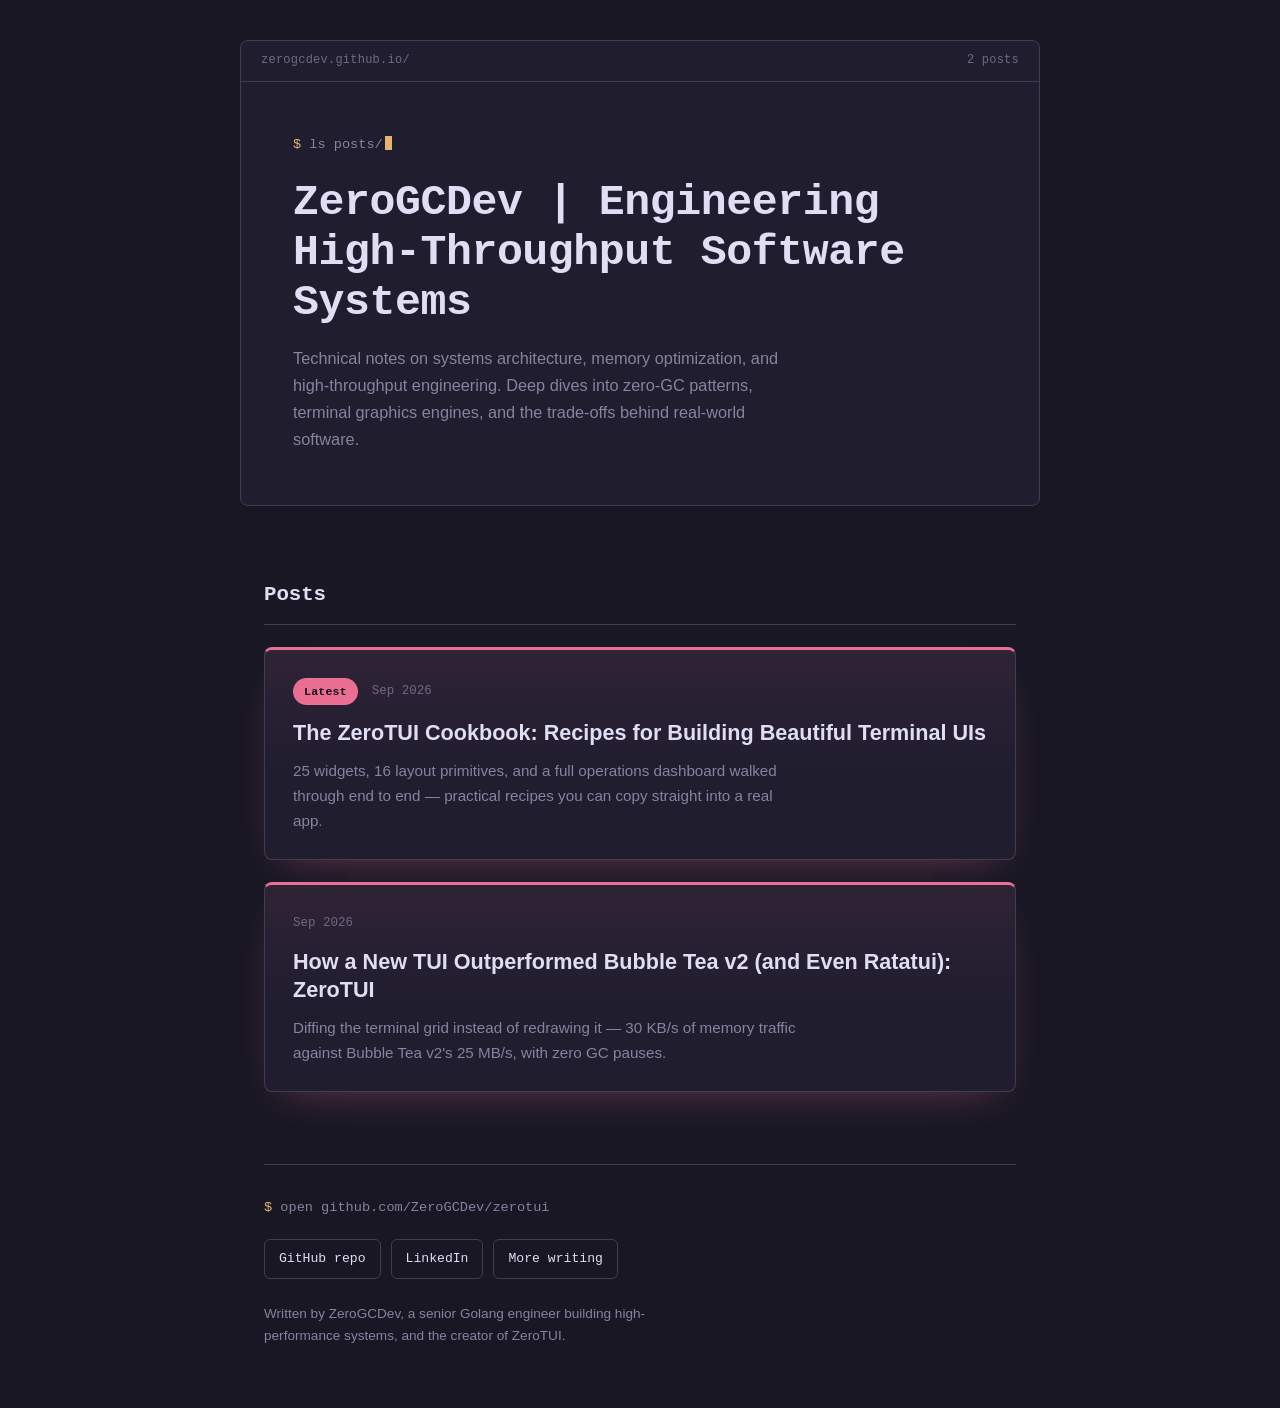
<file: index.html>
<!DOCTYPE html>
<html lang="en">
<head>
<meta charset="UTF-8">
<meta name="viewport" content="width=device-width, initial-scale=1.0">
<title>ZeroGCDev — Notes</title>
<meta name="description" content="Notes on speed, systems, and software craft">
<link rel="stylesheet" href="style.css">
</head>
<body>

<header class="hero">
  <div class="window">
    <div class="window-bar"><span>zerogcdev.github.io/</span><span>2 posts</span></div>
    <div class="window-body">
      <p class="prompt"><span class="sym">$</span> ls posts/<span class="cursor"></span></p>
      <h1>ZeroGCDev | Engineering High-Throughput Software Systems</h1>
      <p class="sub">Technical notes on systems architecture, memory optimization, and high-throughput engineering. Deep dives into zero-GC patterns, terminal graphics engines, and the trade-offs behind real-world software.</p>
    </div>
  </div>
</header>

<main class="container">

  <section id="posts">
    <h2>Posts</h2>

    <a class="post-card" href="zerotui-cookbook.html">
      <div class="post-card-top">
        <span class="post-chip">Latest</span>
        <span class="post-date">Sep 2026</span>
      </div>
      <h3 class="post-title">The ZeroTUI Cookbook: Recipes for Building Beautiful Terminal UIs</h3>
      <p class="post-excerpt">25 widgets, 16 layout primitives, and a full operations dashboard walked through end to end — practical recipes you can copy straight into a real app.</p>
    </a>

    <a class="post-card secondary" href="zerotui-tui.html">
      <div class="post-card-top">
        <span class="post-date">Sep 2026</span>
      </div>
      <h3 class="post-title">How a New TUI Outperformed Bubble Tea v2 (and Even Ratatui): ZeroTUI</h3>
      <p class="post-excerpt">Diffing the terminal grid instead of redrawing it — 30 KB/s of memory traffic against Bubble Tea v2's 25 MB/s, with zero GC pauses.</p>
    </a>

  </section>

  <footer>
    <p class="footer-prompt"><span class="sym">$</span> open github.com/ZeroGCDev/zerotui</p>
    <div class="footer-links">
      <a href="https://github.com/ZeroGCDev/zerotui">GitHub repo</a>
      <a href="https://www.linkedin.com/in/merupamganguly/">LinkedIn</a>
      <a href="https://medium.com/@ZeroGCDev">More writing</a>
    </div>
    <p>Written by ZeroGCDev, a senior Golang engineer building high-performance systems, and the creator of ZeroTUI.</p>
  </footer>

</main>

</body>
</html>
</file>
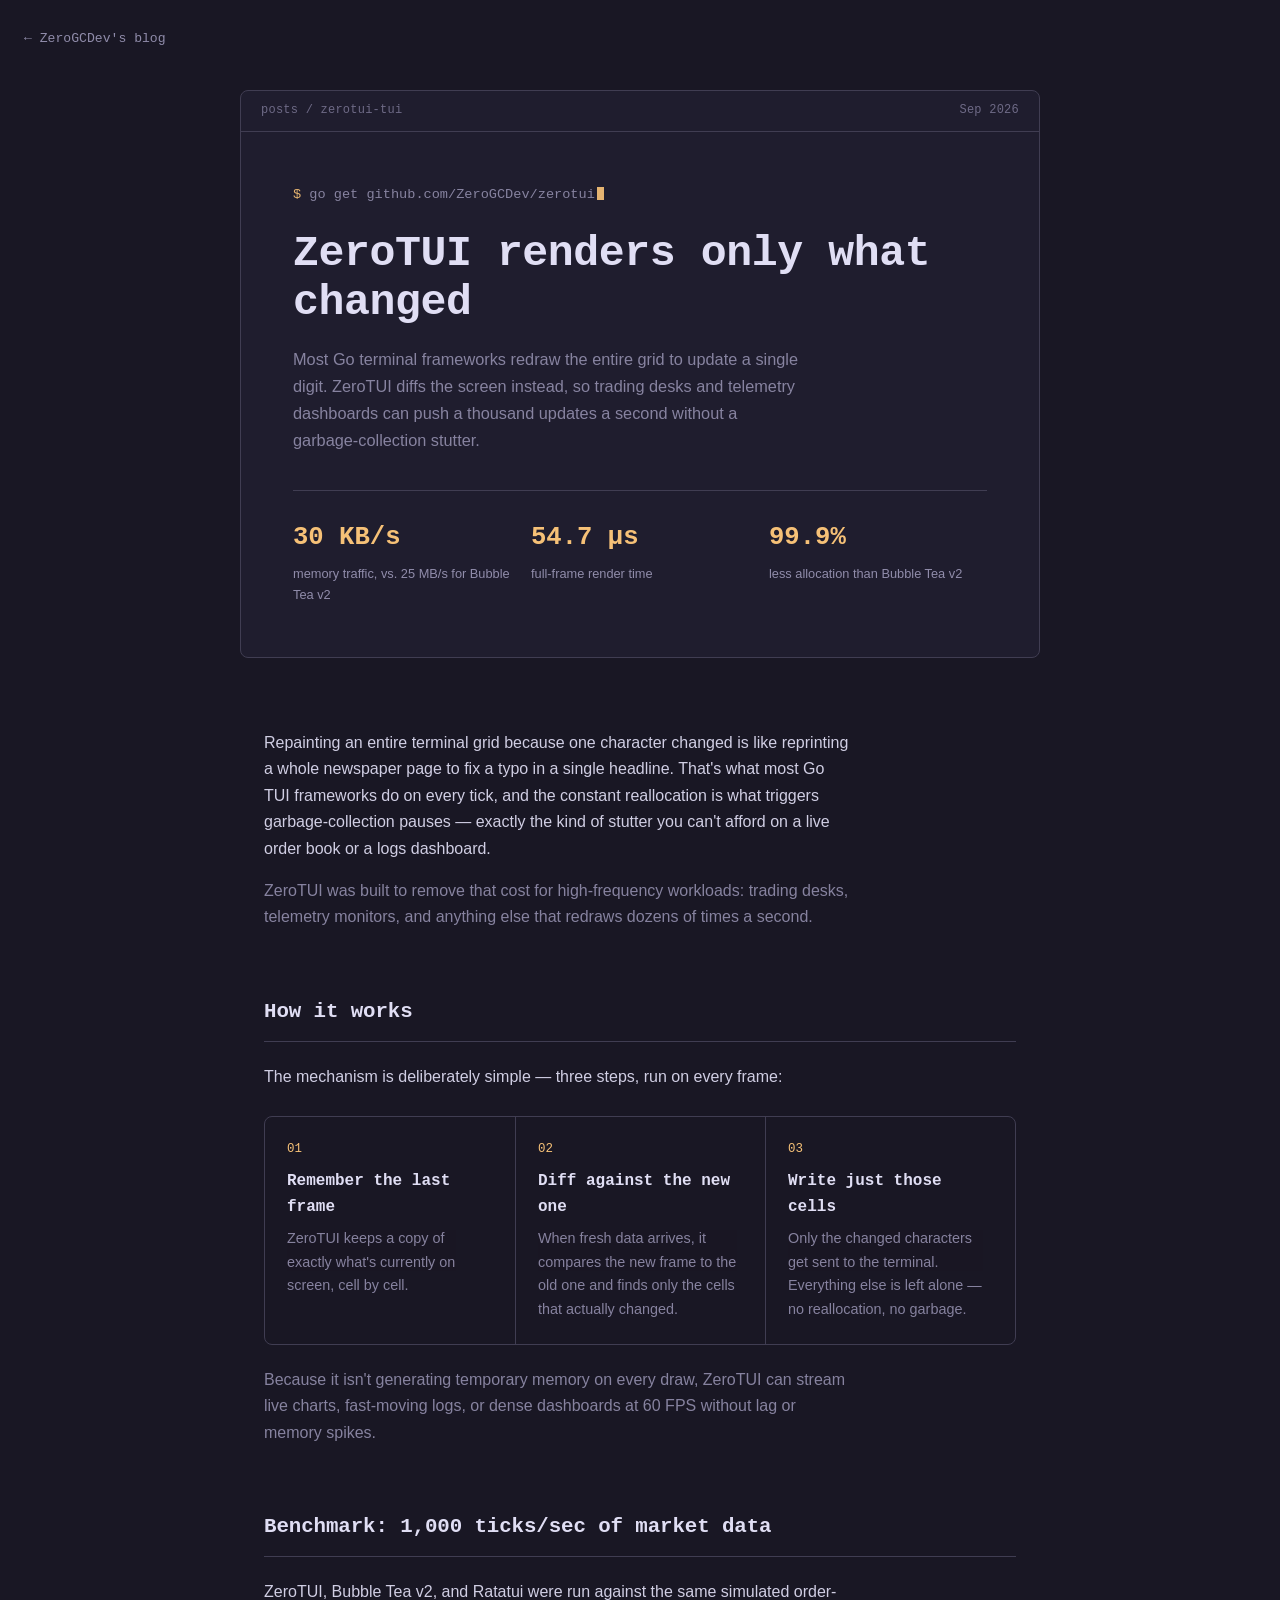
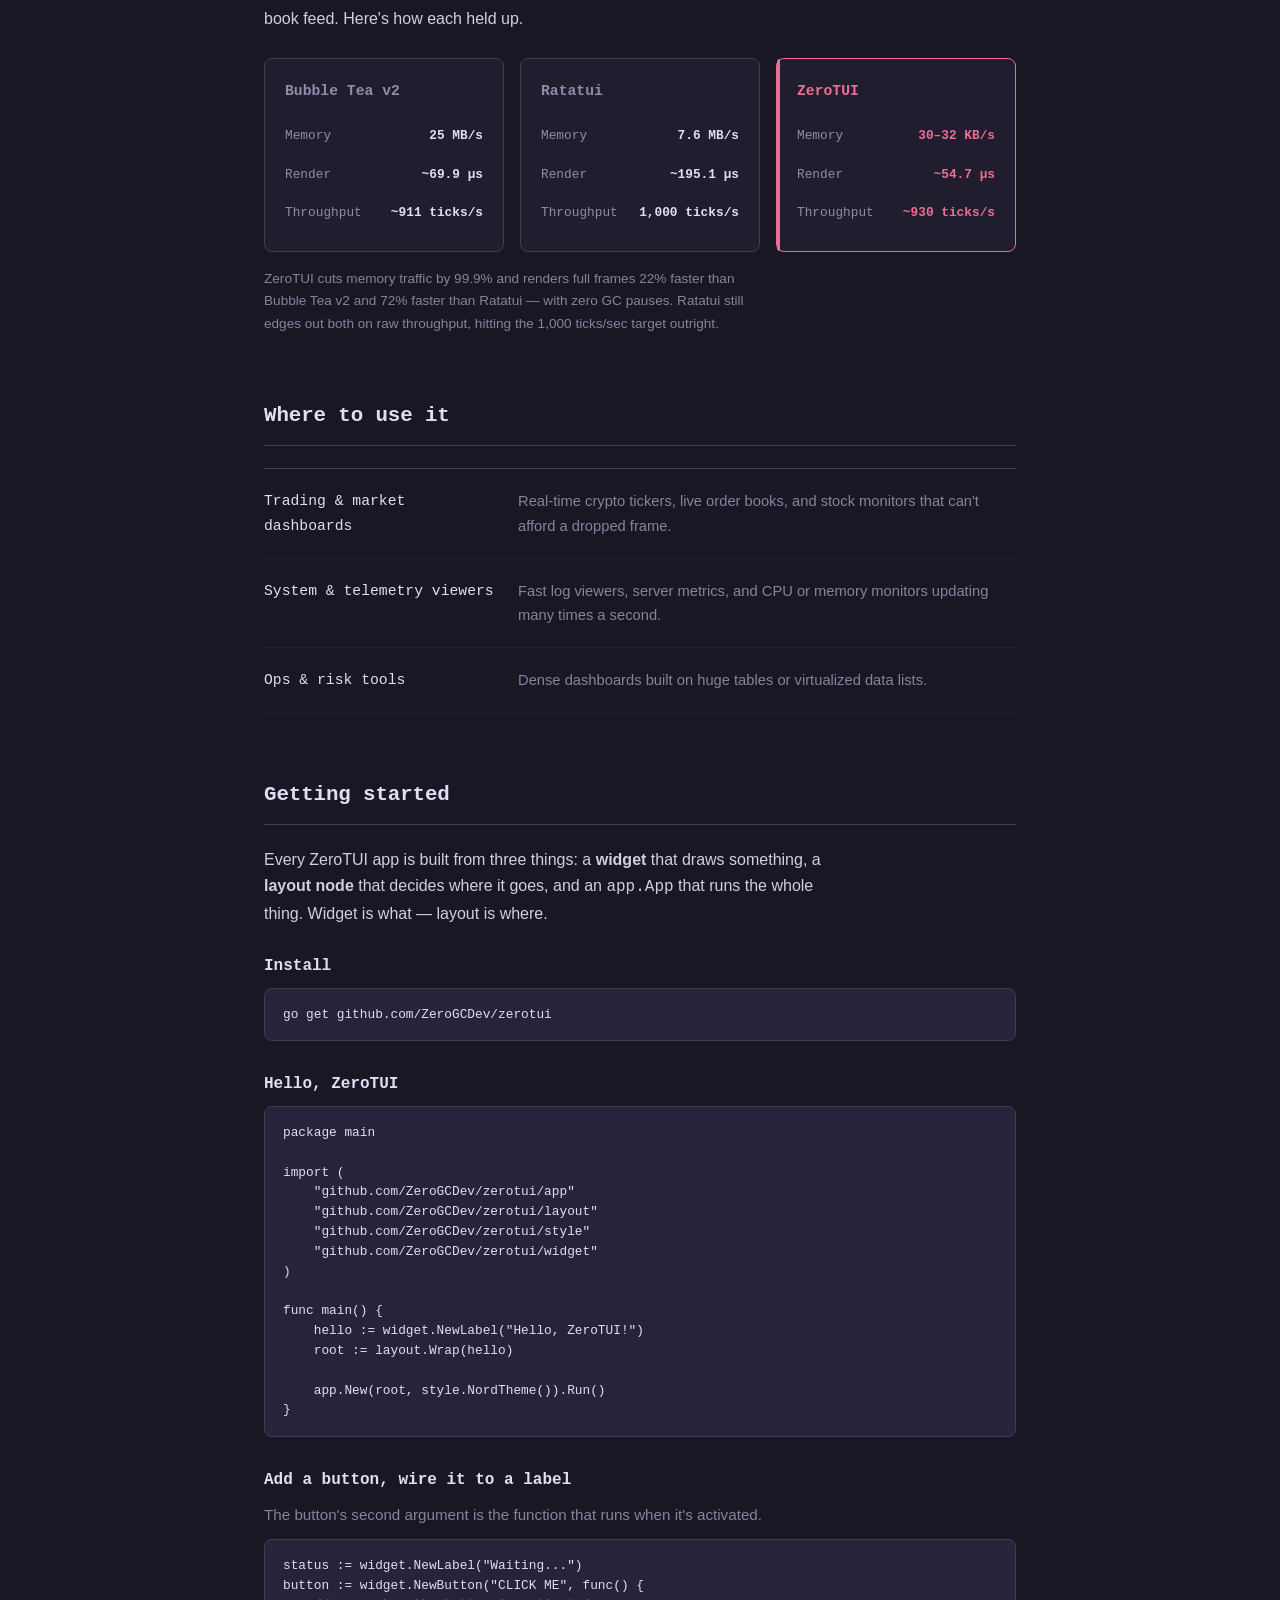
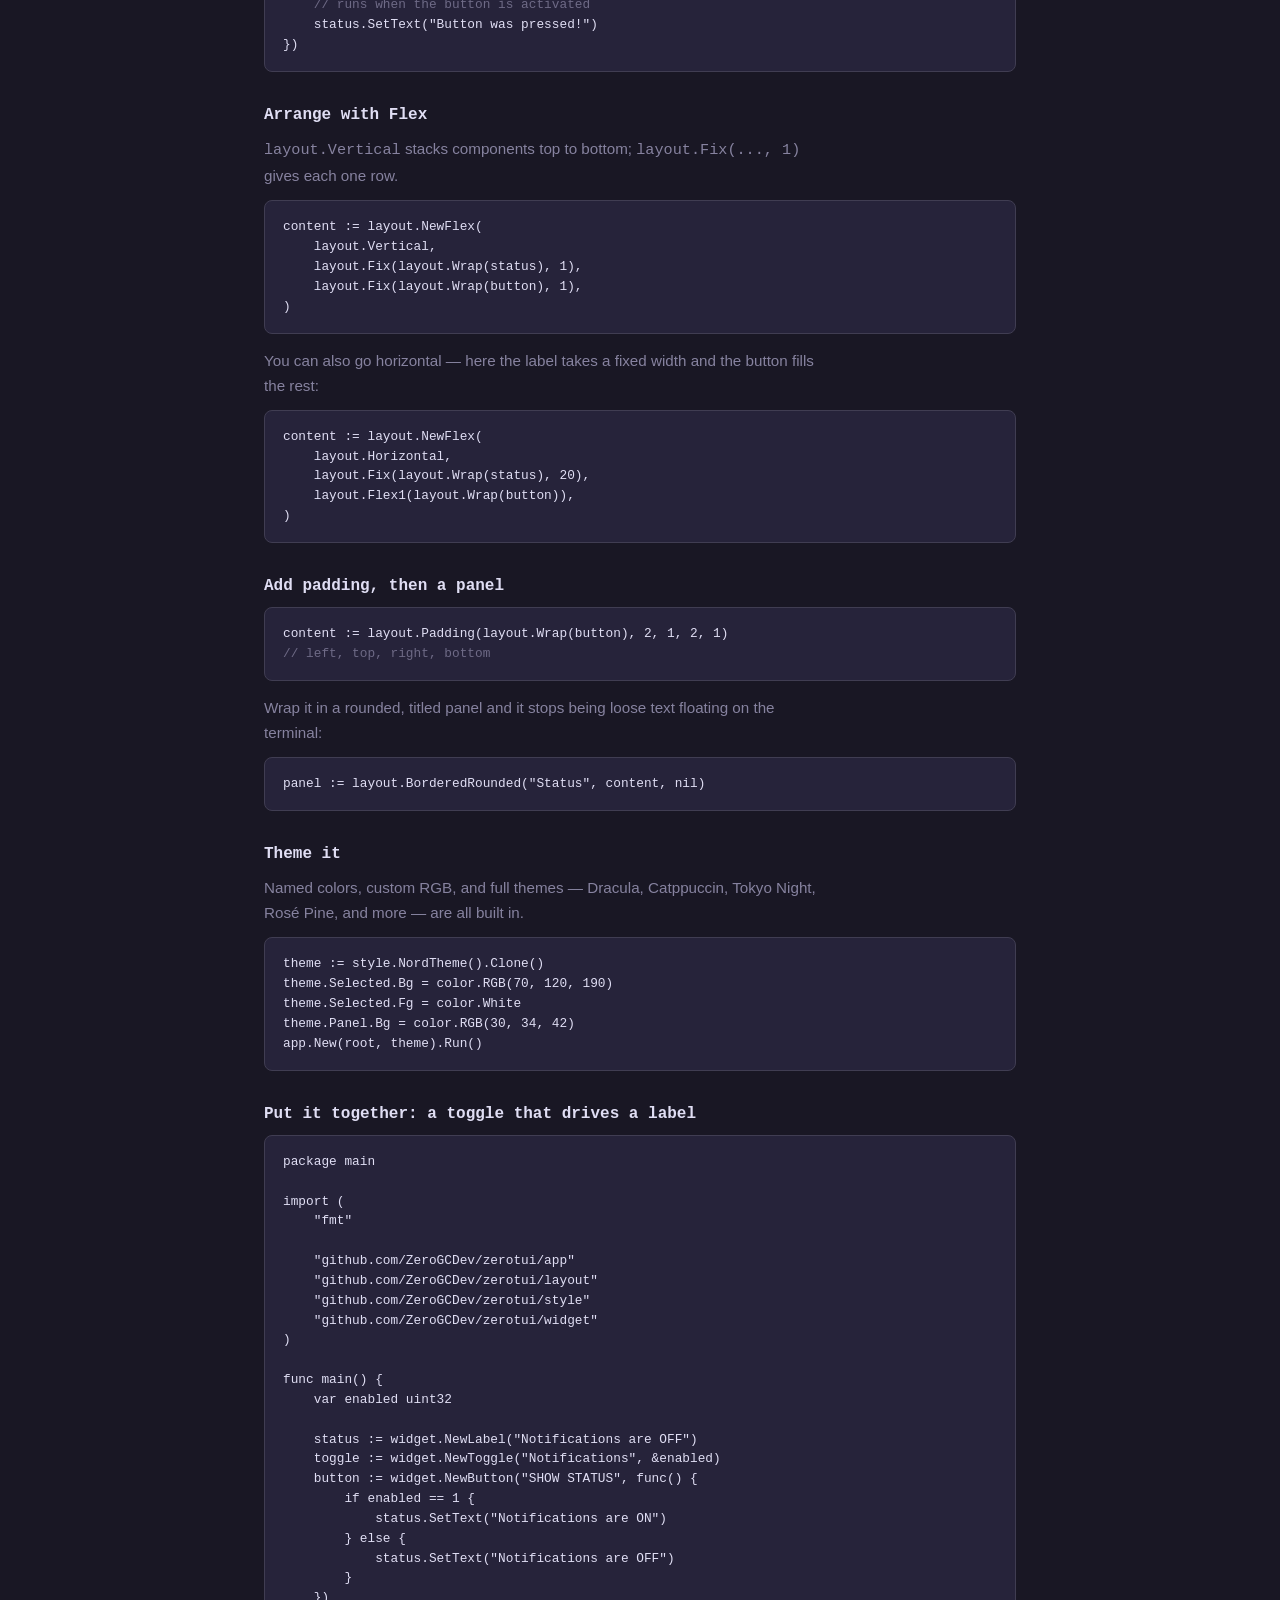
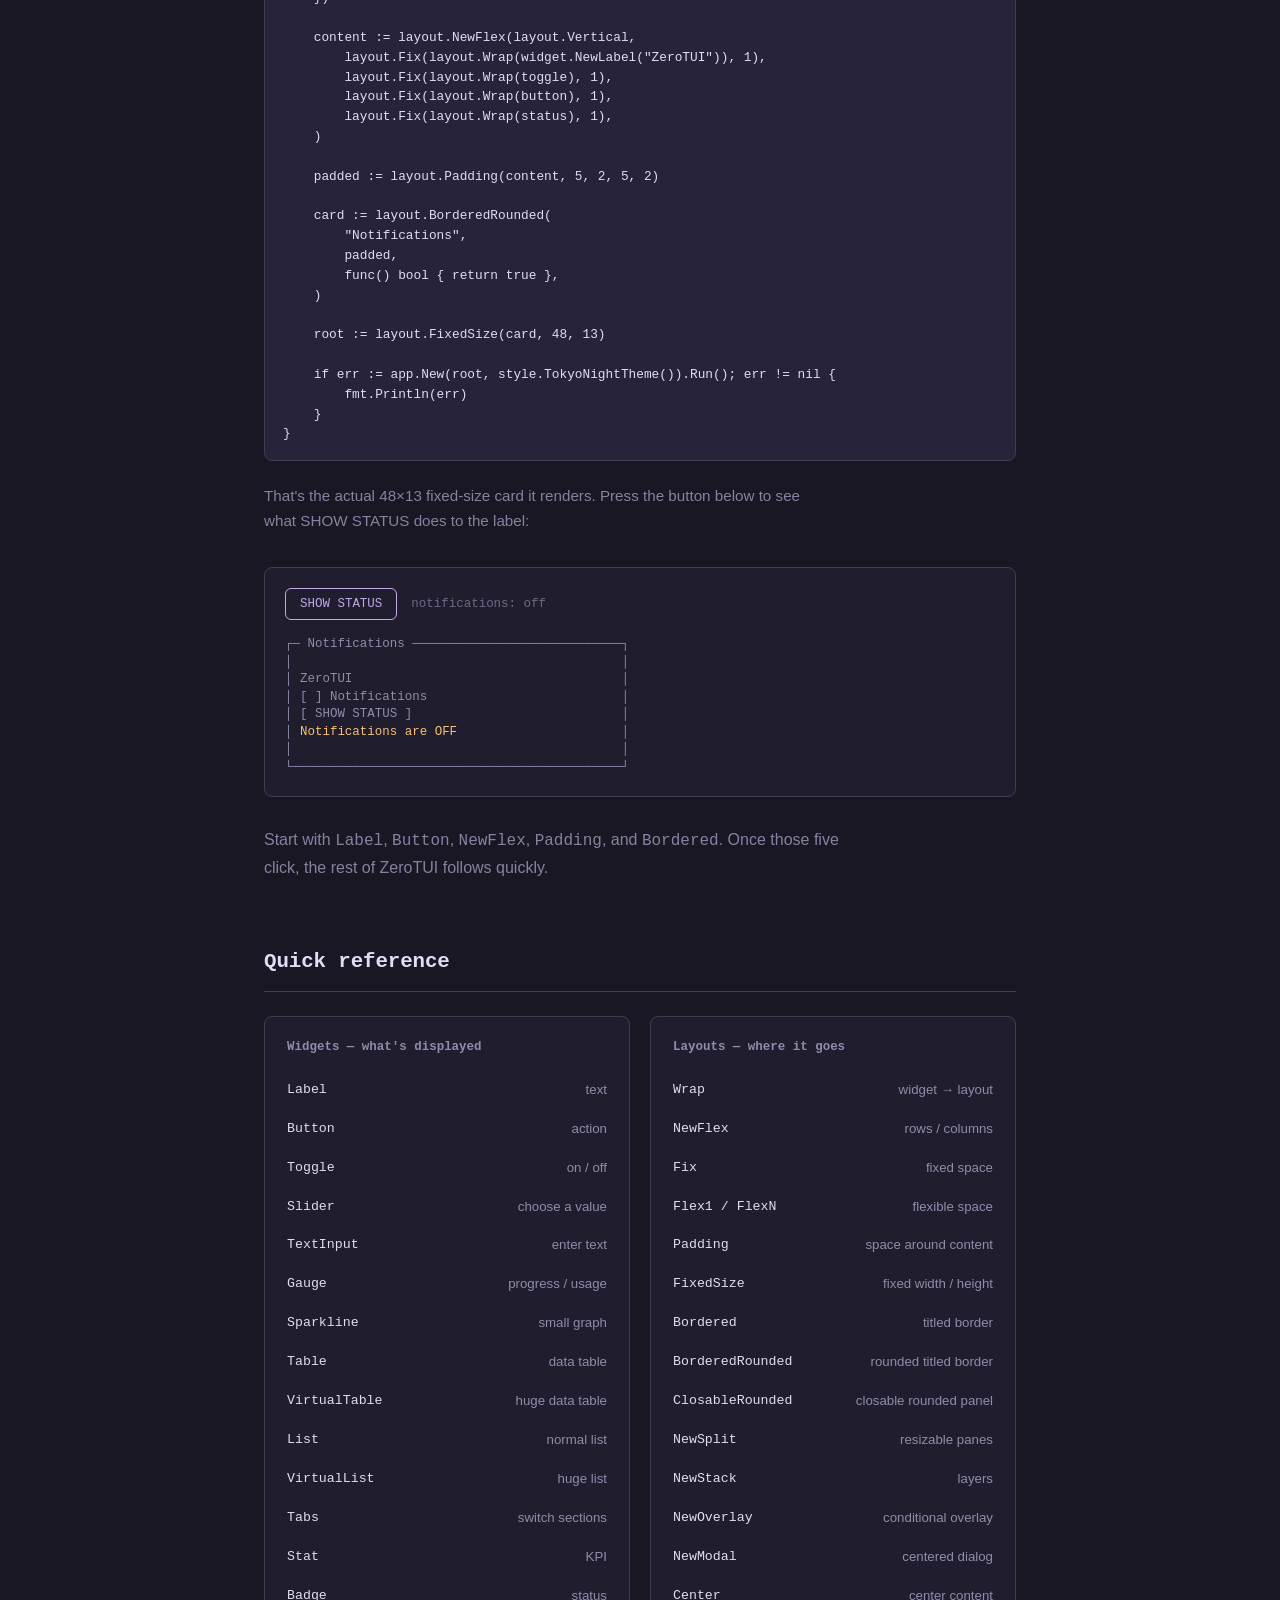
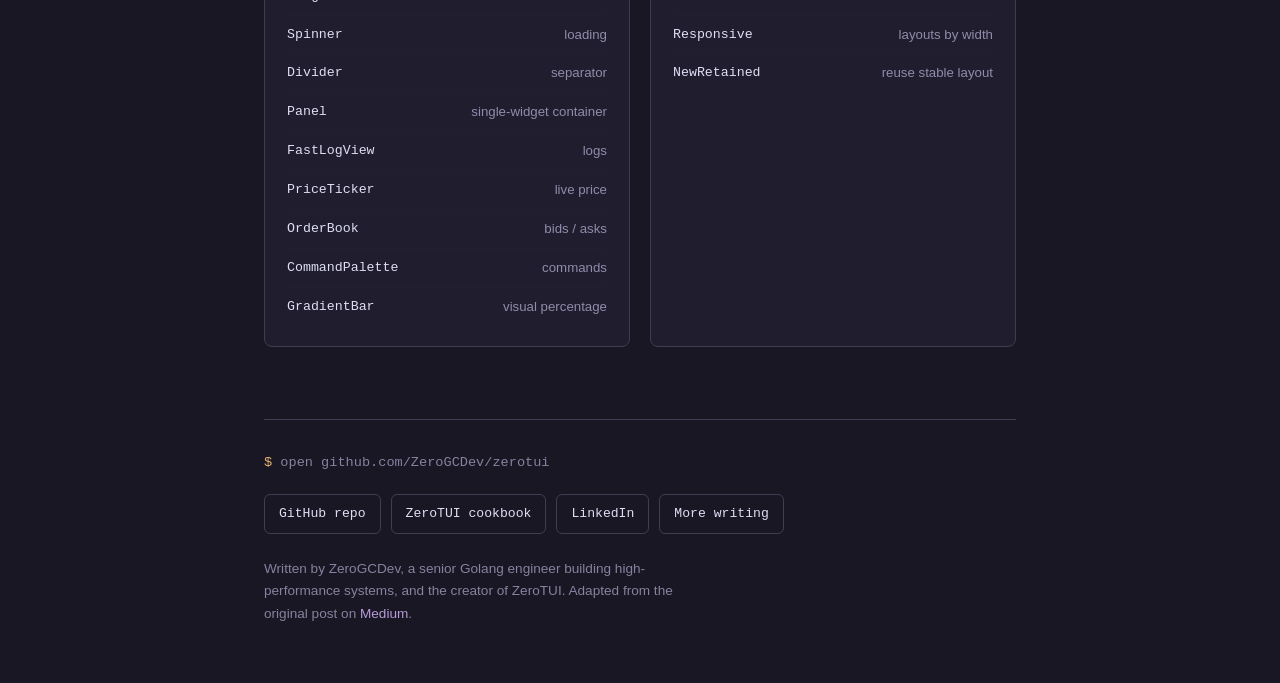
<file: zerotui-tui.html>
<!DOCTYPE html>
<html lang="en">
<head>
<meta charset="UTF-8">
<meta name="viewport" content="width=device-width, initial-scale=1.0">
<title>ZeroTUI — renders only what changed</title>
<meta name="description" content="ZeroTUI is a zero-GC Go terminal rendering engine that diffs the screen instead of redrawing it, cutting memory traffic to 30 KB/s against Bubble Tea v2's 25 MB/s.">
<link rel="stylesheet" href="style.css">
</head>
<body>

<div class="topnav"><a class="back-link" href="index.html">&larr; ZeroGCDev's blog</a></div>

<header class="hero">
  <div class="window">
    <div class="window-bar"><span>posts / zerotui-tui</span><span>Sep 2026</span></div>
    <div class="window-body">
      <p class="prompt"><span class="sym">$</span> go get github.com/ZeroGCDev/zerotui<span class="cursor"></span></p>
      <h1>ZeroTUI renders only what changed</h1>
      <p class="sub">Most Go terminal frameworks redraw the entire grid to update a single digit. ZeroTUI diffs the screen instead, so trading desks and telemetry dashboards can push a thousand updates a second without a garbage-collection stutter.</p>
      <div class="stats">
        <div class="stat"><div class="num">30 KB/s</div><div class="label">memory traffic, vs. 25 MB/s for Bubble Tea v2</div></div>
        <div class="stat"><div class="num">54.7 µs</div><div class="label">full-frame render time</div></div>
        <div class="stat"><div class="num">99.9%</div><div class="label">less allocation than Bubble Tea v2</div></div>
      </div>
    </div>
  </div>
</header>

<main class="container">

  <section id="problem">
    <p>Repainting an entire terminal grid because one character changed is like reprinting a whole newspaper page to fix a typo in a single headline. That's what most Go TUI frameworks do on every tick, and the constant reallocation is what triggers garbage-collection pauses — exactly the kind of stutter you can't afford on a live order book or a logs dashboard.</p>
    <p class="dim">ZeroTUI was built to remove that cost for high-frequency workloads: trading desks, telemetry monitors, and anything else that redraws dozens of times a second.</p>
  </section>

  <section id="how-it-works">
    <h2>How it works</h2>
    <p>The mechanism is deliberately simple — three steps, run on every frame:</p>
    <div class="steps">
      <div class="step">
        <div class="n">01</div>
        <h3>Remember the last frame</h3>
        <p>ZeroTUI keeps a copy of exactly what's currently on screen, cell by cell.</p>
      </div>
      <div class="step">
        <div class="n">02</div>
        <h3>Diff against the new one</h3>
        <p>When fresh data arrives, it compares the new frame to the old one and finds only the cells that actually changed.</p>
      </div>
      <div class="step">
        <div class="n">03</div>
        <h3>Write just those cells</h3>
        <p>Only the changed characters get sent to the terminal. Everything else is left alone — no reallocation, no garbage.</p>
      </div>
    </div>
    <p class="dim" style="margin-top:22px;">Because it isn't generating temporary memory on every draw, ZeroTUI can stream live charts, fast-moving logs, or dense dashboards at 60 FPS without lag or memory spikes.</p>
  </section>

  <section id="benchmarks">
    <h2>Benchmark: 1,000 ticks/sec of market data</h2>
    <p>ZeroTUI, Bubble Tea v2, and Ratatui were run against the same simulated order-book feed. Here's how each held up.</p>
    <div class="bench-cards">
      <div class="bcard">
        <h3>Bubble Tea v2</h3>
        <div class="metric"><span class="k">Memory</span><span class="v">25 MB/s</span></div>
        <div class="metric"><span class="k">Render</span><span class="v">~69.9 µs</span></div>
        <div class="metric"><span class="k">Throughput</span><span class="v">~911 ticks/s</span></div>
      </div>
      <div class="bcard">
        <h3>Ratatui</h3>
        <div class="metric"><span class="k">Memory</span><span class="v">7.6 MB/s</span></div>
        <div class="metric"><span class="k">Render</span><span class="v">~195.1 µs</span></div>
        <div class="metric"><span class="k">Throughput</span><span class="v">1,000 ticks/s</span></div>
      </div>
      <div class="bcard win">
        <h3>ZeroTUI</h3>
        <div class="metric"><span class="k">Memory</span><span class="v">30–32 KB/s</span></div>
        <div class="metric"><span class="k">Render</span><span class="v">~54.7 µs</span></div>
        <div class="metric"><span class="k">Throughput</span><span class="v">~930 ticks/s</span></div>
      </div>
    </div>
    <p class="bench-note">ZeroTUI cuts memory traffic by 99.9% and renders full frames 22% faster than Bubble Tea v2 and 72% faster than Ratatui — with zero GC pauses. Ratatui still edges out both on raw throughput, hitting the 1,000 ticks/sec target outright.</p>
  </section>

  <section id="where-to-use">
    <h2>Where to use it</h2>
    <div class="uses">
      <div class="use-row">
        <div class="name">Trading &amp; market dashboards</div>
        <p class="desc">Real-time crypto tickers, live order books, and stock monitors that can't afford a dropped frame.</p>
      </div>
      <div class="use-row">
        <div class="name">System &amp; telemetry viewers</div>
        <p class="desc">Fast log viewers, server metrics, and CPU or memory monitors updating many times a second.</p>
      </div>
      <div class="use-row">
        <div class="name">Ops &amp; risk tools</div>
        <p class="desc">Dense dashboards built on huge tables or virtualized data lists.</p>
      </div>
    </div>
  </section>

  <section id="quickstart">
    <h2>Getting started</h2>
    <p>Every ZeroTUI app is built from three things: a <strong>widget</strong> that draws something, a <strong>layout node</strong> that decides where it goes, and an <code>app.App</code> that runs the whole thing. Widget is what — layout is where.</p>

    <div class="qs-step">
      <h3>Install</h3>
      <pre class="code">go get github.com/ZeroGCDev/zerotui</pre>
    </div>

    <div class="qs-step">
      <h3>Hello, ZeroTUI</h3>
      <pre class="code">package main

import (
    "github.com/ZeroGCDev/zerotui/app"
    "github.com/ZeroGCDev/zerotui/layout"
    "github.com/ZeroGCDev/zerotui/style"
    "github.com/ZeroGCDev/zerotui/widget"
)

func main() {
    hello := widget.NewLabel("Hello, ZeroTUI!")
    root := layout.Wrap(hello)

    app.New(root, style.NordTheme()).Run()
}</pre>
    </div>

    <div class="qs-step">
      <h3>Add a button, wire it to a label</h3>
      <p>The button's second argument is the function that runs when it's activated.</p>
      <pre class="code">status := widget.NewLabel("Waiting...")
button := widget.NewButton("CLICK ME", func() {
    <span class="c">// runs when the button is activated</span>
    status.SetText("Button was pressed!")
})</pre>
    </div>

    <div class="qs-step">
      <h3>Arrange with Flex</h3>
      <p><code>layout.Vertical</code> stacks components top to bottom; <code>layout.Fix(..., 1)</code> gives each one row.</p>
      <pre class="code">content := layout.NewFlex(
    layout.Vertical,
    layout.Fix(layout.Wrap(status), 1),
    layout.Fix(layout.Wrap(button), 1),
)</pre>
      <p style="margin-top:14px;">You can also go horizontal — here the label takes a fixed width and the button fills the rest:</p>
      <pre class="code">content := layout.NewFlex(
    layout.Horizontal,
    layout.Fix(layout.Wrap(status), 20),
    layout.Flex1(layout.Wrap(button)),
)</pre>
    </div>

    <div class="qs-step">
      <h3>Add padding, then a panel</h3>
      <pre class="code">content := layout.Padding(layout.Wrap(button), 2, 1, 2, 1)
<span class="c">// left, top, right, bottom</span></pre>
      <p style="margin-top:14px;">Wrap it in a rounded, titled panel and it stops being loose text floating on the terminal:</p>
      <pre class="code">panel := layout.BorderedRounded("Status", content, nil)</pre>
    </div>

    <div class="qs-step">
      <h3>Theme it</h3>
      <p>Named colors, custom RGB, and full themes — Dracula, Catppuccin, Tokyo Night, Rosé Pine, and more — are all built in.</p>
      <pre class="code">theme := style.NordTheme().Clone()
theme.Selected.Bg = color.RGB(70, 120, 190)
theme.Selected.Fg = color.White
theme.Panel.Bg = color.RGB(30, 34, 42)
app.New(root, theme).Run()</pre>
    </div>

    <div class="qs-step">
      <h3>Put it together: a toggle that drives a label</h3>
      <pre class="code">package main

import (
    "fmt"

    "github.com/ZeroGCDev/zerotui/app"
    "github.com/ZeroGCDev/zerotui/layout"
    "github.com/ZeroGCDev/zerotui/style"
    "github.com/ZeroGCDev/zerotui/widget"
)

func main() {
    var enabled uint32

    status := widget.NewLabel("Notifications are OFF")
    toggle := widget.NewToggle("Notifications", &enabled)
    button := widget.NewButton("SHOW STATUS", func() {
        if enabled == 1 {
            status.SetText("Notifications are ON")
        } else {
            status.SetText("Notifications are OFF")
        }
    })

    content := layout.NewFlex(layout.Vertical,
        layout.Fix(layout.Wrap(widget.NewLabel("ZeroTUI")), 1),
        layout.Fix(layout.Wrap(toggle), 1),
        layout.Fix(layout.Wrap(button), 1),
        layout.Fix(layout.Wrap(status), 1),
    )

    padded := layout.Padding(content, 5, 2, 5, 2)

    card := layout.BorderedRounded(
        "Notifications",
        padded,
        func() bool { return true },
    )

    root := layout.FixedSize(card, 48, 13)

    if err := app.New(root, style.TokyoNightTheme()).Run(); err != nil {
        fmt.Println(err)
    }
}</pre>

      <p style="margin-top:22px;">That's the actual 48×13 fixed-size card it renders. Press the button below to see what SHOW STATUS does to the label:</p>

      <div class="mockup">
        <div class="mockup-controls">
          <button class="mockup-btn" id="toggleBtn" aria-pressed="false" type="button">SHOW STATUS</button>
          <span class="mockup-state">notifications: <span id="stateWord">off</span></span>
        </div>
        <pre class="ascii" id="asciiPanel"></pre>
      </div>
    </div>

    <p class="dim" style="margin-top:30px;">Start with <code>Label</code>, <code>Button</code>, <code>NewFlex</code>, <code>Padding</code>, and <code>Bordered</code>. Once those five click, the rest of ZeroTUI follows quickly.</p>
  </section>

  <section id="reference">
    <h2>Quick reference</h2>
    <div class="ref-grid">
      <div class="ref-panel">
        <h3>Widgets — what's displayed</h3>
        <div class="ref-item"><span class="name">Label</span><span class="desc">text</span></div>
        <div class="ref-item"><span class="name">Button</span><span class="desc">action</span></div>
        <div class="ref-item"><span class="name">Toggle</span><span class="desc">on / off</span></div>
        <div class="ref-item"><span class="name">Slider</span><span class="desc">choose a value</span></div>
        <div class="ref-item"><span class="name">TextInput</span><span class="desc">enter text</span></div>
        <div class="ref-item"><span class="name">Gauge</span><span class="desc">progress / usage</span></div>
        <div class="ref-item"><span class="name">Sparkline</span><span class="desc">small graph</span></div>
        <div class="ref-item"><span class="name">Table</span><span class="desc">data table</span></div>
        <div class="ref-item"><span class="name">VirtualTable</span><span class="desc">huge data table</span></div>
        <div class="ref-item"><span class="name">List</span><span class="desc">normal list</span></div>
        <div class="ref-item"><span class="name">VirtualList</span><span class="desc">huge list</span></div>
        <div class="ref-item"><span class="name">Tabs</span><span class="desc">switch sections</span></div>
        <div class="ref-item"><span class="name">Stat</span><span class="desc">KPI</span></div>
        <div class="ref-item"><span class="name">Badge</span><span class="desc">status</span></div>
        <div class="ref-item"><span class="name">Spinner</span><span class="desc">loading</span></div>
        <div class="ref-item"><span class="name">Divider</span><span class="desc">separator</span></div>
        <div class="ref-item"><span class="name">Panel</span><span class="desc">single-widget container</span></div>
        <div class="ref-item"><span class="name">FastLogView</span><span class="desc">logs</span></div>
        <div class="ref-item"><span class="name">PriceTicker</span><span class="desc">live price</span></div>
        <div class="ref-item"><span class="name">OrderBook</span><span class="desc">bids / asks</span></div>
        <div class="ref-item"><span class="name">CommandPalette</span><span class="desc">commands</span></div>
        <div class="ref-item"><span class="name">GradientBar</span><span class="desc">visual percentage</span></div>
      </div>
      <div class="ref-panel">
        <h3>Layouts — where it goes</h3>
        <div class="ref-item"><span class="name">Wrap</span><span class="desc">widget → layout</span></div>
        <div class="ref-item"><span class="name">NewFlex</span><span class="desc">rows / columns</span></div>
        <div class="ref-item"><span class="name">Fix</span><span class="desc">fixed space</span></div>
        <div class="ref-item"><span class="name">Flex1 / FlexN</span><span class="desc">flexible space</span></div>
        <div class="ref-item"><span class="name">Padding</span><span class="desc">space around content</span></div>
        <div class="ref-item"><span class="name">FixedSize</span><span class="desc">fixed width / height</span></div>
        <div class="ref-item"><span class="name">Bordered</span><span class="desc">titled border</span></div>
        <div class="ref-item"><span class="name">BorderedRounded</span><span class="desc">rounded titled border</span></div>
        <div class="ref-item"><span class="name">ClosableRounded</span><span class="desc">closable rounded panel</span></div>
        <div class="ref-item"><span class="name">NewSplit</span><span class="desc">resizable panes</span></div>
        <div class="ref-item"><span class="name">NewStack</span><span class="desc">layers</span></div>
        <div class="ref-item"><span class="name">NewOverlay</span><span class="desc">conditional overlay</span></div>
        <div class="ref-item"><span class="name">NewModal</span><span class="desc">centered dialog</span></div>
        <div class="ref-item"><span class="name">Center</span><span class="desc">center content</span></div>
        <div class="ref-item"><span class="name">Responsive</span><span class="desc">layouts by width</span></div>
        <div class="ref-item"><span class="name">NewRetained</span><span class="desc">reuse stable layout</span></div>
      </div>
    </div>
  </section>

  <footer>
    <p class="footer-prompt"><span class="sym">$</span> open github.com/ZeroGCDev/zerotui</p>
    <div class="footer-links">
      <a href="https://github.com/ZeroGCDev/zerotui">GitHub repo</a>
      <a href="https://medium.com/@ZeroGCDev/zerotui-cookbook-recipes-for-building-beautiful-terminal-uis-570f07fad772">ZeroTUI cookbook</a>
      <a href="https://www.linkedin.com/in/merupamganguly/">LinkedIn</a>
      <a href="https://medium.com/@ZeroGCDev">More writing</a>
    </div>
    <p>Written by ZeroGCDev, a senior Golang engineer building high-performance systems, and the creator of ZeroTUI. Adapted from the original post on <a href="https://medium.com/@ZeroGCDev/how-a-new-tui-outperformed-bubble-tea-v2-and-even-ratatui-zerotui-370b70545d7f">Medium</a>.</p>
  </footer>

</main>

<script>
(function(){
  var W = 44;
  var enabled = false;
  var btn = document.getElementById('toggleBtn');
  var panel = document.getElementById('asciiPanel');
  var stateWord = document.getElementById('stateWord');

  function pad(s){
    s = s || '';
    if (s.length >= W) return s.slice(0, W);
    return s + ' '.repeat(W - s.length);
  }

  function border(title){
    var left = '─ ' + title + ' ';
    var fill = W - left.length;
    return '┌' + left + '─'.repeat(Math.max(fill, 0)) + '┐';
  }

  function render(){
    var box = enabled ? '[x]' : '[ ]';
    var status = enabled ? 'Notifications are ON' : 'Notifications are OFF';

    var lines = [
      border('Notifications'),
      '│' + pad('') + '│',
      '│' + pad(' ZeroTUI') + '│',
      '│' + pad(' ' + box + ' Notifications') + '│',
      '│' + pad(' [ SHOW STATUS ]') + '│',
      '│<span class="hi">' + pad(' ' + status) + '</span>│',
      '│' + pad('') + '│',
      '└' + '─'.repeat(W) + '┘'
    ];

    panel.innerHTML = lines.join('\n');
    stateWord.textContent = enabled ? 'on' : 'off';
    btn.setAttribute('aria-pressed', String(enabled));
  }

  btn.addEventListener('click', function(){
    enabled = !enabled;
    render();
  });

  render();
})();
</script>

</body>
</html>
</file>
<file: style.css>
:root{
  /* Rosé Pine — base16 dark palette */
  --bg: #191724;            /* base */
  --bg-panel: #1f1d2e;      /* surface */
  --bg-panel-raised: #26233a; /* overlay */
  --ink: #e0def4;           /* text — high-contrast, used for anything that must read instantly */
  --ink-dim: #908caa;       /* subtle — secondary text, still clearly legible */
  --ink-faint: #6e6a86;     /* muted — chrome/metadata only, never primary content */
  --love: #eb6f92;          /* attention accent — used sparingly, one spot per page */
  --gold: #f6c177;          /* data accent — stats, live values, numbers */
  --iris: #c4a7e7;          /* interactive accent — links, buttons */
  --pine: #31748f;
  --foam: #9ccfd8;
  --rule: #403d52;          /* highlight med — visible structural borders */
  --rule-soft: #21202e;     /* highlight low — quiet inner dividers */
  --mono: ui-monospace, "SF Mono", "JetBrains Mono", "Fira Code", Menlo, Consolas, monospace;
  --sans: -apple-system, BlinkMacSystemFont, "Segoe UI", Inter, Roboto, "Helvetica Neue", Arial, sans-serif;
  --radius: 8px;
}

*{box-sizing:border-box;}
html{-webkit-text-size-adjust:100%;}
body{
  margin:0;
  background:var(--bg);
  color:var(--ink);
  font-family:var(--sans);
  line-height:1.65;
  font-size:16px;
  -webkit-font-smoothing:antialiased;
}

a{color:var(--iris);text-decoration:none;border-bottom:1px solid transparent;}
a:hover{border-bottom-color:var(--iris);}
a:focus-visible, button:focus-visible{outline:2px solid var(--iris);outline-offset:2px;}

.container{max-width:800px;margin:0 auto;padding:0 24px;}

/* ---------- nav ---------- */
.topnav{padding:24px 24px 0;}
.back-link{font-family:var(--mono);font-size:.82rem;color:var(--ink-dim);}
.back-link:hover{color:var(--iris);}

/* ---------- hero ---------- */
header.hero{padding:40px 24px 8px;}
.window{border:1px solid var(--rule);border-radius:var(--radius);background:var(--bg-panel);overflow:hidden;max-width:800px;margin:0 auto;}
.window-bar{
  display:flex;align-items:center;justify-content:space-between;
  padding:10px 20px;border-bottom:1px solid var(--rule);
  font-family:var(--mono);font-size:.75rem;color:var(--ink-faint);letter-spacing:.02em;
}
.window-body{padding:clamp(28px,5vw,52px) clamp(20px,5vw,52px) clamp(32px,5vw,52px);}

.prompt{font-family:var(--mono);font-size:.85rem;color:var(--ink-dim);margin:0 0 22px;}
.prompt .sym{color:var(--gold);}
.cursor{
  display:inline-block;width:.5em;height:1em;background:var(--gold);
  margin-left:2px;vertical-align:-2px;animation:blink 1s steps(1) infinite;
}
@media (prefers-reduced-motion: reduce){.cursor{animation:none;}}
@keyframes blink{50%{opacity:0;}}

h1{
  font-family:var(--mono);font-weight:600;
  font-size:clamp(1.7rem,4.4vw,2.7rem);
  line-height:1.15;letter-spacing:-.01em;
  margin:0 0 18px;color:var(--ink);
}
.sub{font-size:1.02rem;color:var(--ink-dim);max-width:56ch;margin:0;}

.stats{
  display:grid;grid-template-columns:repeat(3,1fr);gap:20px;
  margin-top:36px;padding-top:26px;border-top:1px solid var(--rule);
}
.stat .num{font-family:var(--mono);font-size:clamp(1.25rem,3vw,1.6rem);color:var(--gold);font-weight:600;}
.stat .label{font-size:.8rem;color:var(--ink-dim);margin-top:4px;}

/* ---------- generic sections ---------- */
main{padding:8px 24px 0;}
section{margin:64px auto;max-width:800px;}
h2{
  font-family:var(--mono);font-size:1.3rem;font-weight:600;color:var(--ink);
  margin:0 0 22px;letter-spacing:-.005em;
  padding-bottom:12px;border-bottom:1px solid var(--rule);
}
h3{font-family:var(--mono);font-size:1rem;margin:0 0 8px;color:var(--ink);}
p{color:var(--ink);opacity:.92;margin:0 0 16px;max-width:66ch;}
p.dim{color:var(--ink-dim);}
p.small-note{font-size:.85rem;}
section > p:last-child{margin-bottom:0;}

/* ---------- how it works ---------- */
.steps{
  display:flex;flex-wrap:wrap;margin-top:26px;
  border:1px solid var(--rule);border-radius:var(--radius);overflow:hidden;
}
.step{flex:1 1 200px;padding:22px 22px;}
.step + .step{border-left:1px solid var(--rule);}
.step .n{font-family:var(--mono);color:var(--gold);font-size:.78rem;}
.step h3{margin:8px 0 6px;}
.step p{font-size:.9rem;color:var(--ink-dim);margin:0;max-width:none;}

/* ---------- benchmark cards ---------- */
.bench-cards{display:grid;grid-template-columns:repeat(3,1fr);gap:16px;margin-top:26px;}
.bcard{border:1px solid var(--rule);border-radius:var(--radius);padding:20px 20px;background:var(--bg-panel);position:relative;}
.bcard.win{border-color:var(--love);}
.bcard.win::before{
  content:"";position:absolute;left:0;top:0;bottom:0;width:3px;
  background:var(--love);border-radius:var(--radius) 0 0 var(--radius);
}
.bcard h3{font-size:.92rem;margin:0 0 14px;color:var(--ink-dim);}
.bcard.win h3{color:var(--love);}
.metric{display:flex;justify-content:space-between;gap:12px;padding:8px 0;border-top:1px solid var(--rule-soft);font-family:var(--mono);font-size:.8rem;}
.metric:first-of-type{border-top:none;}
.metric .k{color:var(--ink-dim);}
.metric .v{color:var(--ink);text-align:right;font-weight:600;}
.bcard.win .metric .v{color:var(--love);}
.bench-note{margin-top:16px;font-size:.85rem;color:var(--ink-dim);max-width:66ch;}

/* ---------- list rows (where-to-use, etc.) ---------- */
.uses{border-top:1px solid var(--rule);margin-top:8px;}
.use-row{display:flex;flex-wrap:wrap;gap:4px 24px;padding:20px 0;border-bottom:1px solid var(--rule-soft);}
.use-row .name{font-family:var(--mono);font-size:.92rem;color:var(--ink);flex:0 0 230px;}
.use-row .desc{color:var(--ink-dim);font-size:.92rem;flex:1 1 320px;margin:0;}

/* ---------- home page: post spotlight card ---------- */
.post-card{
  display:block;
  border:1px solid var(--rule);
  border-top:3px solid var(--love);
  border-radius:var(--radius);
  background:
    linear-gradient(180deg, rgba(235,111,146,.08), transparent 60%),
    var(--bg-panel);
  padding:28px 28px 26px;
  margin-top:22px;
  box-shadow:0 16px 40px -22px rgba(235,111,146,.45);
  transition:border-color .15s ease, box-shadow .15s ease, transform .15s ease;
}
.post-card:hover{
  border-color:var(--love);
  box-shadow:0 20px 46px -18px rgba(235,111,146,.55);
  transform:translateY(-1px);
}
.post-card:focus-visible{outline:2px solid var(--love);outline-offset:3px;}
.post-card-top{display:flex;align-items:center;flex-wrap:wrap;gap:10px 14px;margin-bottom:14px;}
.post-chip{
  font-family:var(--mono);font-size:.72rem;letter-spacing:.02em;
  color:#150f1c;background:var(--love);
  padding:4px 11px;border-radius:999px;font-weight:700;
}
.post-date{font-family:var(--mono);font-size:.78rem;color:var(--ink-faint);}
.post-title{
  font-family:var(--sans);font-weight:700;font-size:1.35rem;line-height:1.32;
  color:var(--ink);margin:0 0 10px;
}
.post-card:hover .post-title{color:var(--love);}
.post-excerpt{color:var(--ink-dim);font-size:.95rem;margin:0;max-width:60ch;}

/* ---------- quickstart / code ---------- */
.qs-step{margin-top:30px;}
.qs-step:first-of-type{margin-top:26px;}
.qs-step p{margin:0 0 12px;color:var(--ink-dim);font-size:.95rem;}
pre.code{
  background:var(--bg-panel-raised);border:1px solid var(--rule);border-radius:8px;
  padding:16px 18px;overflow-x:auto;font-family:var(--mono);font-size:.8rem;
  line-height:1.55;color:var(--ink);margin:0;
}
pre.code .c{color:var(--ink-faint);}

.mockup{margin-top:34px;border:1px solid var(--rule);border-radius:var(--radius);background:var(--bg-panel);padding:20px;}
.mockup-controls{display:flex;align-items:center;flex-wrap:wrap;gap:14px;margin-bottom:16px;}
.mockup-btn{
  font-family:var(--mono);font-size:.78rem;background:transparent;
  border:1px solid var(--iris);color:var(--iris);
  padding:8px 14px;border-radius:6px;cursor:pointer;
}
.mockup-btn:hover{background:rgba(196,167,231,.1);}
.mockup-state{font-family:var(--mono);font-size:.78rem;color:var(--ink-faint);}
pre.ascii{font-family:var(--mono);font-size:.78rem;line-height:1.4;color:var(--ink-dim);margin:0;white-space:pre;overflow-x:auto;}
pre.ascii .hi{color:var(--gold);}

/* ---------- cookbook recipe grid ---------- */
.recipe-grid{
  display:grid;grid-template-columns:repeat(2,1fr);gap:16px;margin-top:22px;
}
.recipe{
  border:1px solid var(--rule);border-radius:var(--radius);
  background:var(--bg-panel);padding:18px 20px;
}
.recipe h4{
  font-family:var(--mono);font-size:.88rem;font-weight:600;
  color:var(--foam);margin:0 0 8px;letter-spacing:.01em;
}
.recipe p.use{
  color:var(--ink-dim);font-size:.85rem;margin:0 0 12px;max-width:none;
}
.recipe pre.code{font-size:.76rem;}
.note{
  margin-top:22px;border:1px solid var(--rule);border-left:3px solid var(--foam);
  border-radius:var(--radius);background:var(--bg-panel);
  padding:14px 18px;color:var(--ink-dim);font-size:.86rem;max-width:66ch;
}
.note strong{color:var(--ink);}

/* ---------- example blurb ---------- */
p.example-lede{color:var(--ink-dim);font-size:.95rem;margin:0 0 18px;}
.example-shot{
  margin-top:18px;border:1px solid var(--rule);border-radius:var(--radius);
  overflow:hidden;background:var(--bg-panel);
}
.example-shot img{display:block;width:100%;height:auto;}
.example-shot figcaption{
  font-family:var(--mono);font-size:.75rem;color:var(--ink-faint);
  padding:10px 14px;border-top:1px solid var(--rule);
}

/* ---------- reference ---------- */
.ref-grid{display:grid;grid-template-columns:1fr 1fr;gap:20px;margin-top:24px;}
.ref-panel{border:1px solid var(--rule);border-radius:var(--radius);padding:20px 22px;background:var(--bg-panel);}
.ref-panel h3{font-size:.78rem;color:var(--ink-dim);margin:0 0 12px;}
.ref-item{display:flex;justify-content:space-between;gap:16px;padding:8px 0;border-top:1px solid var(--rule-soft);font-size:.83rem;}
.ref-item:first-child{border-top:none;}
.ref-item .name{font-family:var(--mono);color:var(--ink);white-space:nowrap;}
.ref-item .desc{color:var(--ink-dim);text-align:right;}

/* ---------- footer ---------- */
footer{margin:72px 0 60px;padding-top:32px;border-top:1px solid var(--rule);}
.footer-prompt{font-family:var(--mono);font-size:.85rem;color:var(--ink-dim);margin-bottom:20px;}
.footer-prompt .sym{color:var(--gold);}
.footer-links{display:flex;flex-wrap:wrap;gap:10px;margin-bottom:24px;}
.footer-links a{
  font-family:var(--mono);font-size:.82rem;border:1px solid var(--rule);border-radius:6px;
  padding:8px 14px;color:var(--ink);border-bottom:1px solid var(--rule);
}
.footer-links a:hover{border-color:var(--iris);color:var(--iris);}
footer p{color:var(--ink-dim);font-size:.85rem;max-width:60ch;}

@media (max-width:640px){
  .stats{grid-template-columns:1fr;gap:20px;}
  .bench-cards{grid-template-columns:1fr;}
  .ref-grid{grid-template-columns:1fr;}
  .recipe-grid{grid-template-columns:1fr;}
  .steps{flex-direction:column;}
  .step + .step{border-left:none;border-top:1px solid var(--rule);}
  .use-row .name{flex-basis:100%;}
  .post-title{font-size:1.15rem;}
}
</file>
